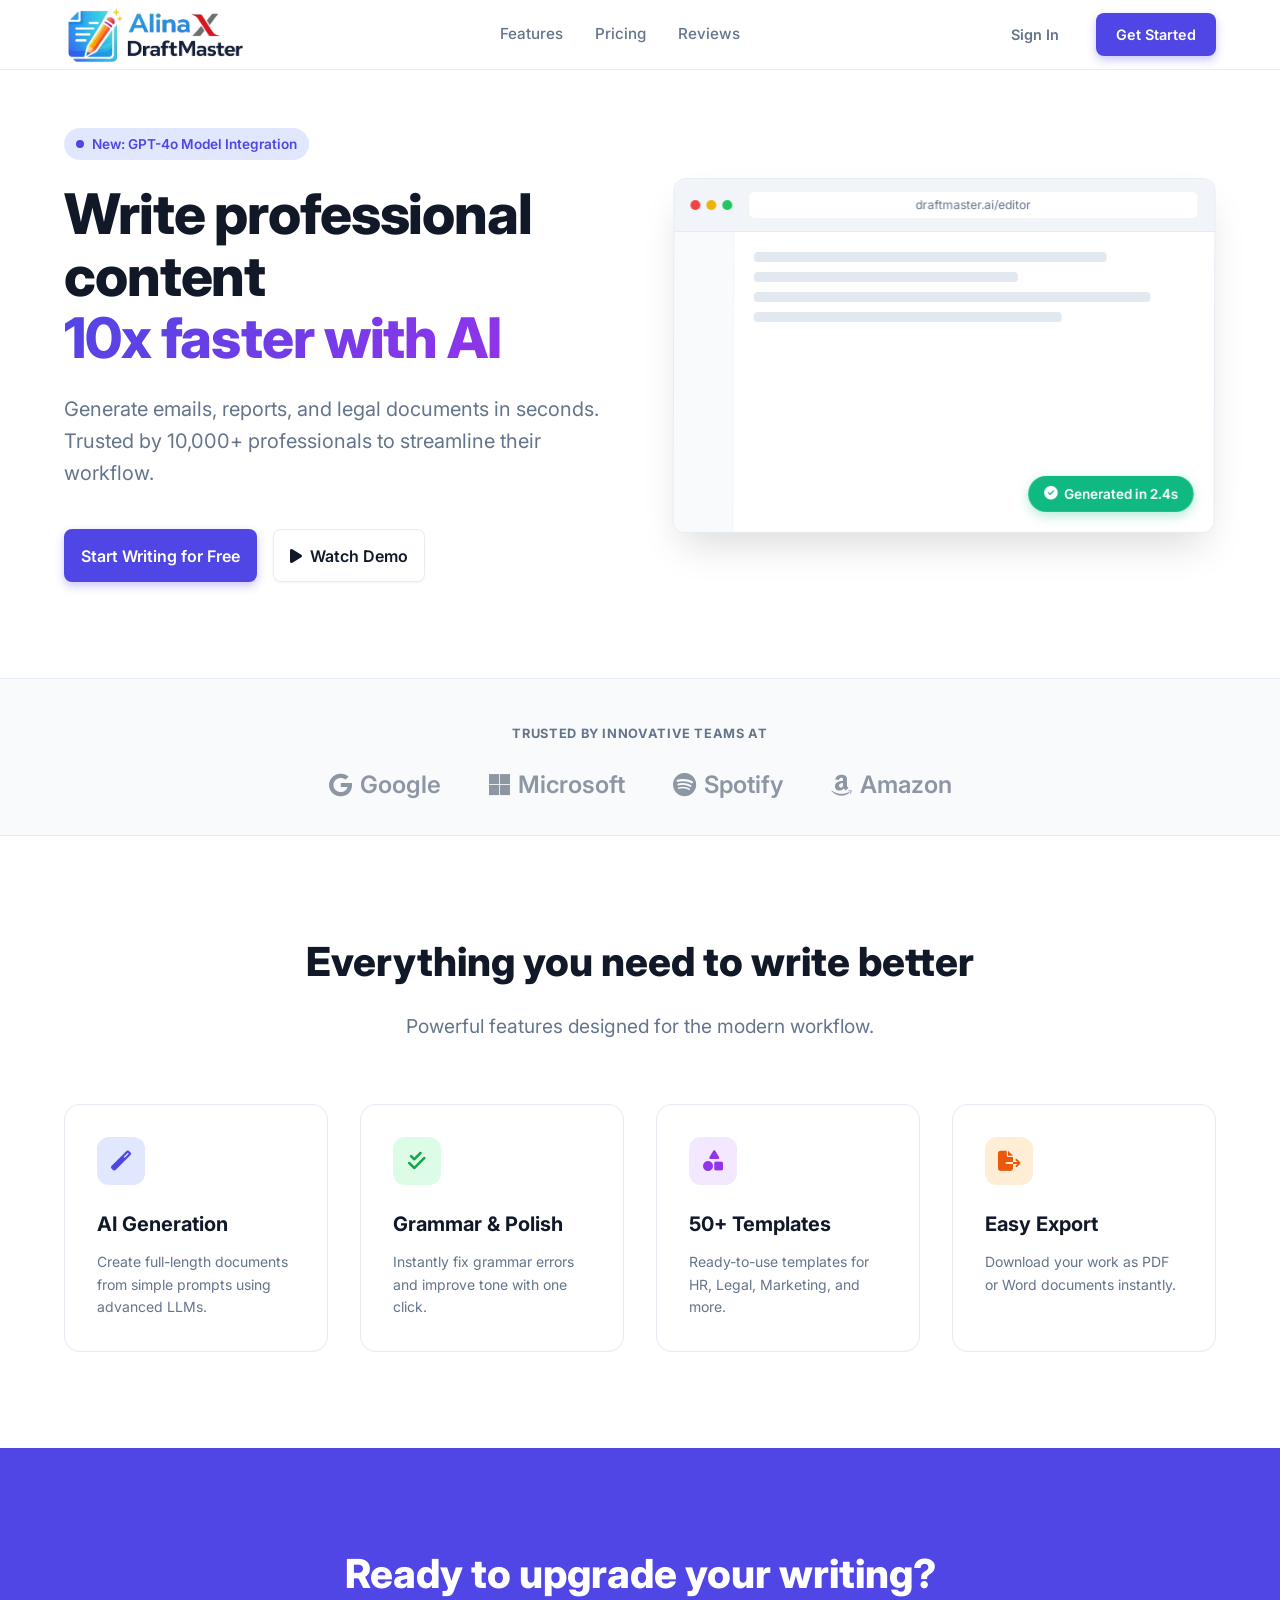
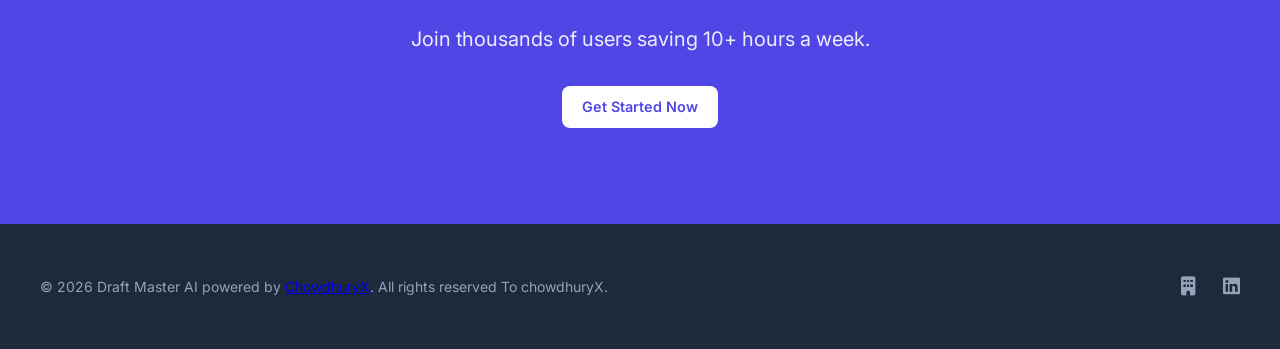
<file: templates/index.html>
<!DOCTYPE html>
<html lang="en">
<!-- Google tag (gtag.js) -->
<script async src="https://www.googletagmanager.com/gtag/js?id=G-VPY323M5MD"></script>
<script>
    window.dataLayer = window.dataLayer || [];
    function gtag(){dataLayer.push(arguments);}
    gtag('js', new Date());

    gtag('config', 'G-VPY323M5MD');
</script>
<head>
    <meta charset="UTF-8">
    <meta name="viewport" content="width=device-width, initial-scale=1.0">
    <title>Draft Master AI - Write 10x Faster</title>
    <link href="https://fonts.googleapis.com/css2?family=Inter:wght@400;500;600;700;800&display=swap" rel="stylesheet">
    <link rel="stylesheet" href="https://cdnjs.cloudflare.com/ajax/libs/font-awesome/6.4.0/css/all.min.css">
    <link rel="stylesheet" href="/static/css/style.css">
</head>
<body class="landing-page">

    <!-- Navigation -->
    <nav class="landing-nav">
        <div class="nav-container">
            <!-- Updated Logo: Changed from .jpeg to .png to match dashboard -->
            <a href="/" class="logo">
                <img src="/static/logo.png" alt="Draft Master Logo" style="height: 60px; border-radius: 6px;">
            </a>
            <div class="nav-links">
                <a href="#features">Features</a>
                <a href="#pricing">Pricing</a>
                <a href="#testimonials">Reviews</a>
            </div>
            <div class="nav-actions">
                <a href="/login" class="btn btn-ghost">Sign In</a>
                <a href="/signup" class="btn btn-primary">Get Started</a>
            </div>
        </div>
    </nav>

    <!-- Hero Section -->
    <section class="hero-section">
        <div class="hero-content">
            <div class="hero-badge">
                <span class="badge-dot"></span>
                <span>New: GPT-4o Model Integration</span>
            </div>
            <h1 class="hero-title">
                Write professional content <br>
                <span class="gradient-text">10x faster with AI</span>
            </h1>
            <p class="hero-subtitle">
                Generate emails, reports, and legal documents in seconds. 
                Trusted by 10,000+ professionals to streamline their workflow.
            </p>
            <div class="hero-cta">
                <a href="/signup" class="btn btn-primary btn-lg">Start Writing for Free</a>
                <a href="#" class="btn btn-outline btn-lg"><i class="fas fa-play"></i> Watch Demo</a>
            </div>
        </div>

        <div class="hero-preview">
            <div class="preview-window">
                <div class="window-header">
                    <div class="dots"><span></span><span></span><span></span></div>
                    <div class="address-bar">draftmaster.ai/editor</div>
                </div>
                <div class="window-content">
                    <div class="fake-sidebar"></div>
                    <div class="fake-editor">
                        <div class="fake-line width-80"></div>
                        <div class="fake-line width-60"></div>
                        <div class="fake-line width-90"></div>
                        <div class="fake-line width-70"></div>
                        <div class="floating-badge">
                            <i class="fas fa-check-circle"></i> Generated in 2.4s
                        </div>
                    </div>
                </div>
            </div>
        </div>
    </section>

    <!-- Trusted By -->
    <section class="trusted-section">
        <p>TRUSTED BY INNOVATIVE TEAMS AT</p>
        <div class="logos-grid">
            <div class="logo-item"><i class="fab fa-google"></i> Google</div>
            <div class="logo-item"><i class="fab fa-microsoft"></i> Microsoft</div>
            <div class="logo-item"><i class="fab fa-spotify"></i> Spotify</div>
            <div class="logo-item"><i class="fab fa-amazon"></i> Amazon</div>
        </div>
    </section>

    <!-- Features -->
    <section class="features-section" id="features">
        <div class="section-header">
            <h2>Everything you need to write better</h2>
            <p>Powerful features designed for the modern workflow.</p>
        </div>
        <div class="features-grid">
            <div class="feature-card">
                <div class="icon-box blue"><i class="fas fa-magic"></i></div>
                <h3>AI Generation</h3>
                <p>Create full-length documents from simple prompts using advanced LLMs.</p>
            </div>
            <div class="feature-card">
                <div class="icon-box green"><i class="fas fa-check-double"></i></div>
                <h3>Grammar & Polish</h3>
                <p>Instantly fix grammar errors and improve tone with one click.</p>
            </div>
            <div class="feature-card">
                <div class="icon-box purple"><i class="fas fa-shapes"></i></div>
                <h3>50+ Templates</h3>
                <p>Ready-to-use templates for HR, Legal, Marketing, and more.</p>
            </div>
            <div class="feature-card">
                <div class="icon-box orange"><i class="fas fa-file-export"></i></div>
                <h3>Easy Export</h3>
                <p>Download your work as PDF or Word documents instantly.</p>
            </div>
        </div>
    </section>

    <!-- CTA -->
    <section class="cta-section">
        <h2>Ready to upgrade your writing?</h2>
        <p>Join thousands of users saving 10+ hours a week.</p>
        <a href="/signup" class="btn btn-white">Get Started Now</a>
    </section>

    <footer class="main-footer">
        <div class="footer-bottom">
            <span>&copy; 2026 Draft Master AI powered by <a href="https://chowdhuryx.com/"><b></b>ChowdhuryX</b></a>. All rights reserved To chowdhuryX.</span>
            <div class="social-icons">
                <a href="https://chowdhuryx.com/"><i class="fa fa-building" aria-hidden="true"></i></a>
                <a href="https://www.linkedin.com/company/chowdhuryx/posts/?feedView=all"><i class="fab fa-linkedin"></i></a>
            </div>
        </div>
    </footer>

</body>
</html>
</file>
<file: static/css/style.css>
:root {
    /* Brand Colors */
    --primary: #4f46e5;       /* Indigo 600 */
    --primary-hover: #4338ca;
    --primary-subtle: #e0e7ff;
    
    /* Neutral / Surface Colors */
    --bg-app: #f8fafc;
    --bg-paper: #ffffff;
    --bg-sidebar-glass: rgba(15, 23, 42, 0.75);
    --bg-surface-glass: rgba(255, 255, 255, 0.65);
    
    /* Text Colors */
    --text-main: #111827;     /* Gray 900 */
    --text-muted: #64748b;    /* Slate 500 */
    --text-sidebar: #94a3b8;
    --text-sidebar-hover: #ffffff;

    /* Borders & Shadows */
    --border: rgba(226, 232, 240, 0.8);
    --border-light: rgba(255, 255, 255, 0.1);
    --border-focus: #6366f1;
    
    /* Modern Shadows */
    --shadow-sm: 0 1px 2px 0 rgba(0, 0, 0, 0.05);
    --shadow-md: 0 4px 6px -1px rgba(0, 0, 0, 0.1);
    --shadow-lg: 0 10px 15px -3px rgba(0, 0, 0, 0.1);
    --shadow-glass: 0 8px 32px 0 rgba(31, 38, 135, 0.07);
    --shadow-paper: 0 25px 50px -12px rgba(0, 0, 0, 0.15);

    /* Spacing */
    --header-height: 64px;
    --container-width: 1200px;
}

* { box-sizing: border-box; }

/* Custom Scrollbar */
::-webkit-scrollbar { width: 8px; height: 8px; }
::-webkit-scrollbar-track { background: transparent; }
::-webkit-scrollbar-thumb { background: rgba(148, 163, 184, 0.5); border-radius: 4px; }
::-webkit-scrollbar-thumb:hover { background: rgba(148, 163, 184, 0.8); }

body {
    margin: 0;
    font-family: 'Inter', system-ui, -apple-system, sans-serif;
    color: var(--text-main);
    font-size: 14px;
    line-height: 1.5;
    -webkit-font-smoothing: antialiased;
}

/* --- BACKGROUNDS LOGIC --- */
/* Dashboard (Default) Background: Dark Radial */
body:not(.landing-page):not(.auth-page) {
    background: radial-gradient(at 0% 0%, hsla(253,16%,7%,1) 0, transparent 50%), 
                radial-gradient(at 50% 0%, hsla(225,39%,30%,1) 0, transparent 50%), 
                radial-gradient(at 100% 0%, hsla(339,49%,30%,1) 0, transparent 50%);
    background-color: #0f172a; 
    height: 100vh;
    overflow: hidden; 
}

/* Landing Page Background: White/Light */
body.landing-page {
    background: #ffffff;
    overflow-y: auto !important;
    height: auto !important;
}

/* Auth Page Background: Light Radial */
body.auth-page {
    display: flex;
    align-items: center;
    justify-content: center;
    min-height: 100vh;
    background: radial-gradient(circle at top right, #e0e7ff, #f3f4f6 50%, #dbeafe 100%);
    padding: 1.5rem;
}

/* =========================================
   1. LANDING PAGE STYLES
   ========================================= */

.landing-nav {
    position: fixed;
    top: 0;
    width: 100%;
    background: rgba(255, 255, 255, 0.9);
    backdrop-filter: blur(12px);
    border-bottom: 1px solid var(--border);
    z-index: 1000;
    height: 70px;
    display: flex;
    align-items: center;
}

.nav-container {
    width: 100%;
    max-width: var(--container-width);
    margin: 0 auto;
    padding: 0 1.5rem;
    display: flex;
    justify-content: space-between;
    align-items: center;
}

.nav-container .logo {
    display: flex;
    align-items: center;
    gap: 10px;
    font-weight: 700;
    font-size: 1.25rem;
    color: var(--text-main);
    text-decoration: none;
}

.nav-links { display: flex; gap: 2rem; }

.nav-links a {
    text-decoration: none;
    color: var(--text-muted);
    font-weight: 500;
    font-size: 0.95rem;
    transition: color 0.2s;
}
.nav-links a:hover { color: var(--primary); }

.nav-actions { display: flex; gap: 1rem; align-items: center; }

/* Hero Section */
.hero-section {
    padding: 8rem 1.5rem 6rem 1.5rem;
    max-width: var(--container-width);
    margin: 0 auto;
    display: grid;
    grid-template-columns: 1fr 1fr;
    gap: 4rem;
    align-items: center;
}

.hero-content { max-width: 600px; }

.hero-badge {
    display: inline-flex;
    align-items: center;
    gap: 8px;
    padding: 6px 12px;
    background: var(--primary-subtle);
    color: var(--primary);
    border-radius: 20px;
    font-size: 0.85rem;
    font-weight: 600;
    margin-bottom: 1.5rem;
}

.badge-dot { width: 8px; height: 8px; background: var(--primary); border-radius: 50%; }

.hero-title {
    font-size: 3.5rem;
    line-height: 1.1;
    font-weight: 800;
    color: #111827;
    margin: 0 0 1.5rem 0;
    letter-spacing: -0.02em;
}

.gradient-text {
    background: linear-gradient(135deg, var(--primary) 0%, #9333ea 100%);
    -webkit-background-clip: text;
    -webkit-text-fill-color: transparent;
}

.hero-subtitle {
    font-size: 1.25rem;
    color: var(--text-muted);
    margin-bottom: 2.5rem;
    line-height: 1.6;
}

.hero-cta { display: flex; gap: 1rem; }

/* Hero Preview Window */
.hero-preview { position: relative; z-index: 1; }

.preview-window {
    background: white;
    border-radius: 12px;
    box-shadow: 0 20px 40px -10px rgba(0,0,0,0.15);
    border: 1px solid var(--border);
    overflow: hidden;
    transform: rotateY(-5deg) rotateX(2deg);
    transition: transform 0.3s ease;
}
.preview-window:hover { transform: none; }

.window-header {
    background: #f1f5f9;
    padding: 12px 16px;
    border-bottom: 1px solid var(--border);
    display: flex;
    align-items: center;
    gap: 16px;
}

.dots { display: flex; gap: 6px; }
.dots span { width: 10px; height: 10px; border-radius: 50%; background: #cbd5e1; }
.dots span:nth-child(1) { background: #ef4444; }
.dots span:nth-child(2) { background: #eab308; }
.dots span:nth-child(3) { background: #22c55e; }

.address-bar {
    background: white;
    padding: 4px 12px;
    border-radius: 6px;
    font-size: 0.75rem;
    color: var(--text-muted);
    flex: 1;
    text-align: center;
    border: 1px solid rgba(0,0,0,0.05);
}

.window-content { display: flex; height: 300px; background: white; }
.fake-sidebar { width: 60px; border-right: 1px solid #f1f5f9; background: #f8fafc; }
.fake-editor { flex: 1; padding: 20px; position: relative; }
.fake-line { height: 10px; background: #e2e8f0; border-radius: 4px; margin-bottom: 10px; }
.width-80 { width: 80%; }
.width-60 { width: 60%; }
.width-90 { width: 90%; }
.width-70 { width: 70%; }

.floating-badge {
    position: absolute; bottom: 20px; right: 20px;
    background: #10b981; color: white; padding: 8px 16px;
    border-radius: 20px; font-size: 0.85rem; font-weight: 600;
    box-shadow: 0 4px 12px rgba(16, 185, 129, 0.3);
    display: flex; align-items: center; gap: 6px;
    animation: float 3s ease-in-out infinite;
}

@keyframes float {
    0%, 100% { transform: translateY(0); }
    50% { transform: translateY(-5px); }
}

/* Landing Features & Footer */
.trusted-section {
    text-align: center; 
    padding: 2rem 1.5rem;
    background: #f8fafc; border-top: 1px solid var(--border);
    border-bottom: 1px solid var(--border);
}
.trusted-section p { font-size: 0.8rem; font-weight: 700; color: var(--text-muted); margin-bottom: 1.5rem; letter-spacing: 0.05em; }

.logos-grid { display: flex; justify-content: center; gap: 3rem; flex-wrap: wrap; opacity: 0.6; }
.logo-item { font-size: 1.5rem; font-weight: 600; color: #475569; display: flex; align-items: center; gap: 8px; }

.features-section { max-width: var(--container-width); margin: 0 auto; padding: 6rem 1.5rem; }
.section-header { text-align: center; margin-bottom: 4rem; }
.section-header h2 { font-size: 2.5rem; font-weight: 800; margin: 0 0 1rem 0; color: var(--text-main); }
.section-header p { font-size: 1.2rem; color: var(--text-muted); }

.features-grid { display: grid; grid-template-columns: repeat(auto-fit, minmax(240px, 1fr)); gap: 2rem; }

.feature-card {
    background: white; padding: 2rem; border-radius: 16px;
    border: 1px solid var(--border); transition: transform 0.2s;
}
.feature-card:hover { transform: translateY(-5px); box-shadow: var(--shadow-lg); border-color: var(--primary-subtle); }

.icon-box {
    width: 48px; height: 48px; border-radius: 12px;
    display: flex; align-items: center; justify-content: center;
    font-size: 1.25rem; margin-bottom: 1.5rem;
}
.icon-box.blue { background: #e0e7ff; color: #4f46e5; }
.icon-box.green { background: #dcfce7; color: #16a34a; }
.icon-box.purple { background: #f3e8ff; color: #9333ea; }
.icon-box.orange { background: #ffedd5; color: #ea580c; }

.feature-card h3 { margin: 0 0 0.75rem 0; font-size: 1.25rem; }
.feature-card p { margin: 0; color: var(--text-muted); line-height: 1.6; }

.cta-section { background: var(--primary); color: white; text-align: center; padding: 6rem 1.5rem; }
.cta-section h2 { font-size: 2.5rem; font-weight: 800; margin: 0 0 1rem 0; }
.cta-section p { font-size: 1.25rem; margin-bottom: 2rem; opacity: 0.9; }

.btn-white {
    background: white; color: var(--primary); padding: 1rem 2rem;
    font-size: 1.1rem; border-radius: 8px; font-weight: 700;
    text-decoration: none; display: inline-block; transition: transform 0.2s;
}
.btn-white:hover { transform: translateY(-2px); box-shadow: 0 10px 20px rgba(0,0,0,0.2); }

.main-footer { background: #1e293b; color: #94a3b8; padding: 3rem 1.5rem; text-align: center; }
.footer-bottom { max-width: var(--container-width); margin: 0 auto; display: flex; justify-content: space-between; align-items: center; }
.social-icons a { color: #94a3b8; margin-left: 1.5rem; font-size: 1.2rem; transition: color 0.2s; }
.social-icons a:hover { color: white; }


/* =========================================
   2. AUTH / LOGIN PAGE STYLES
   ========================================= */

.auth-wrapper {
    width: 100%; max-width: 440px; display: flex; flex-direction: column;
    align-items: center; gap: 1.5rem; margin: auto;
}

.auth-card {
    background: rgba(255, 255, 255, 0.8); backdrop-filter: blur(20px);
    -webkit-backdrop-filter: blur(20px); padding: 2.5rem; border-radius: 24px;
    box-shadow: 0 20px 40px rgba(0,0,0,0.08); border: 1px solid rgba(255,255,255,0.8);
    width: 100%; animation: dashboardEntry 0.5s cubic-bezier(0.2, 0.8, 0.2, 1);
}

.auth-header-logo { text-align: center; margin-bottom: 2rem; }
.logo-container { display: inline-flex; align-items: center; gap: 12px; text-decoration: none; }
.brand-logo { height: 42px; width: auto; border-radius: 8px; }
.brand-name { font-size: 1.5rem; font-weight: 800; color: var(--text-main); letter-spacing: -0.02em; }

.auth-tabs-container { background: rgba(0,0,0,0.04); padding: 4px; border-radius: 12px; margin-bottom: 2rem; }
.auth-tabs { display: grid; grid-template-columns: 1fr 1fr; gap: 4px; }
.auth-tab {
    background: transparent; border: none; padding: 10px; font-size: 0.95rem;
    font-weight: 600; color: var(--text-muted); border-radius: 8px;
    cursor: pointer; transition: all 0.2s;
}
.auth-tab.active { background: white; color: var(--primary); box-shadow: 0 2px 8px rgba(0,0,0,0.05); }

.form-intro { text-align: center; margin-bottom: 1.5rem; }
.form-intro h2 { margin: 0 0 0.5rem 0; font-size: 1.5rem; font-weight: 700; }
.form-intro p { margin: 0; color: var(--text-muted); }

.form-group { margin-bottom: 1.25rem; }
.form-label { display: block; font-size: 0.85rem; font-weight: 600; color: #374151; margin-bottom: 0.5rem; }
.label-row { display: flex; justify-content: space-between; align-items: center; margin-bottom: 0.5rem; }
.link-sm { font-size: 0.85rem; color: var(--primary); text-decoration: none; font-weight: 500; }

.input-wrapper { position: relative; }
.input-icon { position: absolute; left: 14px; top: 50%; transform: translateY(-50%); color: #9ca3af; }
.input-control {
    width: 100%; padding: 12px 16px; border: 1px solid #e2e8f0; border-radius: 10px;
    font-size: 0.95rem; transition: all 0.2s; background: rgba(255,255,255,0.9);
}
.input-control.with-icon { padding-left: 42px; }
.input-control:focus { outline: none; border-color: var(--primary); box-shadow: 0 0 0 4px var(--primary-subtle); background: white; }

.btn-full { width: 100%; padding: 12px; border-radius: 10px; font-size: 1rem; }
.btn-ghost { background: transparent; color: var(--text-muted); padding: 8px 16px; font-weight: 600; text-decoration: none; }
.btn-ghost:hover { background: rgba(0,0,0,0.05); color: var(--text-main); }

.auth-divider { text-align: center; margin: 1.5rem 0; position: relative; }
.auth-divider::before { content: ''; position: absolute; left: 0; top: 50%; width: 100%; height: 1px; background: #e2e8f0; }
.auth-divider span { background: white; padding: 0 10px; font-size: 0.75rem; color: #94a3b8; font-weight: 600; position: relative; z-index: 1; }

.social-login-grid { display: grid; grid-template-columns: 1fr 1fr; gap: 1rem; margin-bottom: 1.5rem; }
.auth-footer { text-align: center; font-size: 0.9rem; color: var(--text-muted); }
.auth-link { color: var(--primary); text-decoration: none; font-weight: 600; }
.copyright-text { text-align: center; color: #94a3b8; font-size: 0.8rem; margin-top: 1rem; }
.demo-badge { background: #fef3c7; color: #d97706; padding: 10px; border-radius: 8px; font-size: 0.85rem; text-align: center; margin-top: 1rem; border: 1px solid #fde68a; }

.error-banner {
    background: #fef2f2; border: 1px solid #fee2e2; color: #ef4444;
    padding: 12px; border-radius: 8px; margin-bottom: 1.5rem;
    display: flex; align-items: center; gap: 8px; font-size: 0.9rem;
}


/* =========================================
   3. DASHBOARD STYLES
   ========================================= */

.app-layout {
    display: flex; height: 100vh; width: 100vw;
    background: rgba(248, 250, 252, 0.85); 
    backdrop-filter: blur(60px); overflow: hidden;
}

/* Sidebar */
.sidebar {
    width: 260px; background: rgba(15, 23, 42, 0.95);
    backdrop-filter: blur(20px); -webkit-backdrop-filter: blur(20px);
    color: var(--text-sidebar); display: flex; flex-direction: column;
    border-right: 1px solid rgba(255,255,255,0.05); flex-shrink: 0;
    transition: transform 0.3s cubic-bezier(0.4, 0, 0.2, 1); z-index: 50;
}

.sidebar-header {
    height: var(--header-height); display: flex; align-items: center;
    justify-content: space-between; padding: 0 1.5rem;
    border-bottom: 1px solid rgba(255,255,255,0.05);
    background: #ffffff; color: var(--text-main);
}

.brand-item { display: flex; align-items: center; gap: 12px; }
.sidebar-logo { height: 36px; width: auto; border-radius: 4px; }

.sidebar-nav { flex: 1; padding: 2rem 1rem; overflow-y: auto; }
.nav-section { margin-bottom: 2rem; }
.nav-label {
    text-transform: uppercase; font-size: 0.7rem; font-weight: 800;
    letter-spacing: 0.1em; color: #475569; margin-bottom: 0.8rem; padding-left: 1rem;
}

.nav-item {
    display: flex; align-items: center; width: 100%; padding: 0.75rem 1rem;
    background: transparent; border: 1px solid transparent; color: var(--text-sidebar);
    cursor: pointer; border-radius: 10px; font-size: 0.9rem; font-weight: 500;
    transition: all 0.25s ease; text-align: left; gap: 12px; margin-bottom: 4px;
    position: relative; overflow: hidden;
}
.nav-item:hover { background: rgba(255,255,255,0.06); color: var(--text-sidebar-hover); padding-left: 1.25rem; }
.nav-item.active {
    background: rgba(79, 70, 229, 0.15); color: #818cf8;
    border: 1px solid rgba(79, 70, 229, 0.3); font-weight: 600;
}
.nav-item.active::before {
    content: ''; position: absolute; left: 0; top: 50%; transform: translateY(-50%);
    height: 50%; width: 3px; background: #818cf8; border-radius: 0 4px 4px 0;
    box-shadow: 0 0 8px #818cf8;
}

.user-profile-section {
    padding: 1rem; margin: 1rem; border-radius: 12px;
    background: rgba(255,255,255,0.03); border: 1px solid rgba(255,255,255,0.05);
    display: flex; align-items: center; gap: 12px; transition: background 0.2s;
}
.user-profile-section:hover { background: rgba(255,255,255,0.06); }
.user-avatar {
    width: 36px; height: 36px; background: linear-gradient(135deg, #4f46e5, #9333ea);
    color: white; border-radius: 8px; display: flex; align-items: center;
    justify-content: center; font-weight: 700; font-size: 0.95rem;
}
.user-info { flex: 1; overflow: hidden; }
.user-name { color: white; font-weight: 600; font-size: 0.9rem; }
.user-plan { font-size: 0.75rem; color: #94a3b8; }
.logout-btn { background: transparent; border: none; color: #64748b; cursor: pointer; padding: 6px; transition: color 0.2s; }
.logout-btn:hover { color: #ef4444; }

/* Main Content Area */
.main-content {
    flex: 1; display: flex; flex-direction: column; background: transparent; 
    position: relative; overflow: hidden; height: 100vh;
}

/* Top Bar */
.top-bar {
    height: var(--header-height); background: rgba(255, 255, 255, 0.8);
    backdrop-filter: blur(12px); border-bottom: 1px solid var(--border);
    display: flex; align-items: center; justify-content: space-between;
    padding: 0 2rem; flex-shrink: 0; z-index: 40;
}
.top-bar-left, .top-bar-right { display: flex; align-items: center; gap: 1rem; }
.breadcrumbs { display: flex; align-items: center; gap: 10px; font-size: 0.9rem; }
.crumb-muted { color: var(--text-muted); }
.crumb-sep { color: var(--border); }
.crumb-active { color: var(--text-main); font-weight: 600; background: rgba(0,0,0,0.04); padding: 4px 10px; border-radius: 6px; }

/* Shared Buttons (Used in both Dashboard & Landing) */
.btn {
    display: inline-flex; align-items: center; justify-content: center; gap: 8px;
    padding: 0.6rem 1.2rem; border-radius: 8px; font-size: 0.9rem; font-weight: 600;
    cursor: pointer; transition: all 0.2s cubic-bezier(0.4, 0, 0.2, 1);
    white-space: nowrap; border: 1px solid transparent; text-decoration: none;
}
.btn-primary { background: var(--primary); color: white; box-shadow: 0 4px 10px rgba(79, 70, 229, 0.3); }
.btn-primary:hover { background: var(--primary-hover); transform: translateY(-2px); box-shadow: 0 8px 20px rgba(79, 70, 229, 0.4); }
.btn-outline { background: rgba(255,255,255,0.8); border-color: var(--border); color: var(--text-main); box-shadow: var(--shadow-sm); }
.btn-outline:hover { background: white; border-color: #cbd5e1; transform: translateY(-1px); box-shadow: var(--shadow-md); }
.btn-block { width: 100%; }
.btn-lg { padding: 0.85rem 1rem; font-size: 1rem; }
.icon-btn { background: transparent; border: none; color: var(--text-muted); font-size: 1.2rem; cursor: pointer; padding: 8px; border-radius: 50%; transition: all 0.2s; }
.icon-btn:hover { background: rgba(0,0,0,0.05); color: var(--text-main); }

/* Workspace Grid */
.workspace { display: flex; flex: 1; overflow: hidden; position: relative; }

/* Config Panel */
.config-panel {
    width: 340px; background: rgba(255,255,255,0.6); 
    border-right: 1px solid var(--border); display: flex; flex-direction: column;
    flex-shrink: 0; z-index: 40; transition: transform 0.3s cubic-bezier(0.4, 0, 0.2, 1);
}
.config-scroll-area { flex: 1; overflow-y: auto; padding: 2rem 1.5rem; }
.config-section { margin-bottom: 2.5rem; padding-bottom: 1.5rem; border-bottom: 1px solid rgba(0,0,0,0.04); }
.config-section:last-child { border-bottom: none; }
.config-heading {
    font-size: 0.75rem; text-transform: uppercase; color: var(--primary);
    font-weight: 800; letter-spacing: 0.05em; margin: 0 0 1.25rem 0;
    display: flex; align-items: center; gap: 8px;
}
.label-sm { display: block; font-size: 0.85rem; font-weight: 600; color: #374151; margin-bottom: 0.5rem; }

/* Modern Inputs */
.form-input, .form-select, .form-textarea {
    width: 100%; padding: 0.8rem 1rem; border: 1px solid rgba(200, 200, 200, 0.5);
    border-radius: 8px; font-size: 0.9rem; font-family: inherit; color: var(--text-main);
    background: rgba(255, 255, 255, 0.8); transition: all 0.2s cubic-bezier(0.4, 0, 0.2, 1);
    box-shadow: 0 2px 5px rgba(0,0,0,0.02);
}
.form-input:hover, .form-select:hover, .form-textarea:hover { background: white; border-color: #94a3b8; }
.form-input:focus, .form-select:focus, .form-textarea:focus {
    outline: none; border-color: var(--primary); background: white;
    box-shadow: 0 0 0 4px rgba(79, 70, 229, 0.15); transform: translateY(-1px);
}
.form-textarea { min-height: 140px; resize: vertical; line-height: 1.6; }

.select-wrapper { position: relative; }
.form-select { appearance: none; padding-right: 2.5rem; cursor: pointer; }
.select-arrow { position: absolute; right: 12px; top: 50%; transform: translateY(-50%); pointer-events: none; font-size: 0.75rem; color: var(--text-muted); }

.form-group { margin-bottom: 1.25rem; }
.form-group.disabled { opacity: 0.5; pointer-events: none; }
.form-row { display: grid; grid-template-columns: 1fr 1fr; gap: 1rem; }
.config-footer { padding: 1.5rem; border-top: 1px solid var(--border); background: rgba(255,255,255,0.8); backdrop-filter: blur(5px); }

/* Editor Area */
.editor-area { flex: 1; display: flex; flex-direction: column; background: transparent; position: relative; overflow: hidden; }
.editor-toolbar {
    height: 56px; background: rgba(255, 255, 255, 0.6); border-bottom: 1px solid rgba(0,0,0,0.03);
    display: flex; align-items: center; padding: 0 1rem; gap: 0.5rem; justify-content: center; z-index: 10;
}
.toolbar-group { display: flex; gap: 0.5rem; background: white; padding: 4px; border-radius: 8px; box-shadow: var(--shadow-sm); border: 1px solid var(--border); }
.tool-btn {
    background: transparent; border: none; color: #4b5563; padding: 6px 12px;
    border-radius: 6px; font-size: 0.85rem; font-weight: 500; cursor: pointer;
    display: flex; align-items: center; gap: 6px; transition: all 0.2s;
}
.tool-btn:hover { background: #f3f4f6; color: var(--text-main); }
.tool-btn.primary-text { color: var(--primary); font-weight: 700; background: white; box-shadow: var(--shadow-sm); border: 1px solid rgba(79, 70, 229, 0.2); }
.tool-btn.primary-text:hover { transform: translateY(-1px); box-shadow: var(--shadow-md); color: var(--primary-hover); }

.paper-container { flex: 1; overflow-y: auto; padding: 3rem; display: flex; justify-content: center; }
.paper {
    width: 100%; max-width: 820px; background: var(--bg-paper); min-height: 1000px;
    box-shadow: var(--shadow-paper); padding: 5rem 6rem; margin-bottom: 4rem;
    border-radius: 4px; position: relative; transition: transform 0.3s ease;
}
.paper-content {
    width: 100%; height: 100%; border: none; resize: none; outline: none;
    font-family: 'Georgia', serif; font-size: 1.15rem; line-height: 1.8;
    color: #1f2937; background: transparent;
}

/* Other Views (History/Templates) */
.view-container { padding: 3rem 4rem; overflow-y: auto; height: 100%; flex: 1; }
.view-header { margin-bottom: 3rem; max-width: 800px; animation: dashboardEntry 0.6s ease-out; }
.view-header h2 { font-size: 2.2rem; margin: 0 0 0.5rem 0; font-weight: 800; letter-spacing: -0.02em; background: -webkit-linear-gradient(0deg, #1e293b, #475569); -webkit-background-clip: text; -webkit-text-fill-color: transparent;}
.view-header p { color: var(--text-muted); font-size: 1.1rem; }

.grid-layout { display: grid; grid-template-columns: repeat(auto-fill, minmax(300px, 1fr)); gap: 2rem; padding-bottom: 4rem; }
.list-layout { display: flex; flex-direction: column; gap: 1.25rem; max-width: 900px; }

.draft-card { 
    background: rgba(255,255,255,0.7); border: 1px solid rgba(255,255,255,0.6);
    backdrop-filter: blur(10px); border-radius: 16px; padding: 1.5rem;
    cursor: pointer; transition: all 0.3s ease; box-shadow: var(--shadow-sm);
}
.draft-card:hover { transform: translateY(-5px) scale(1.01); box-shadow: 0 15px 30px rgba(0,0,0,0.08); border-color: var(--primary-subtle); background: white; }

/* Utilities */
.hidden { display: none !important; }
.mobile-only { display: none !important; }
.desktop-only { display: inline-block !important; }

/* Toast */
.toast {
    position: fixed; bottom: 30px; right: 30px;
    background: rgba(15, 23, 42, 0.9); backdrop-filter: blur(12px);
    color: white; padding: 14px 28px; border-radius: 12px;
    font-size: 0.95rem; font-weight: 500;
    box-shadow: 0 20px 25px -5px rgba(0, 0, 0, 0.2);
    z-index: 100; opacity: 0; transform: translateY(20px);
    transition: all 0.3s cubic-bezier(0.4, 0, 0.2, 1);
    pointer-events: none; border: 1px solid rgba(255,255,255,0.1);
}

/* Animations */
@keyframes dashboardEntry {
    0% { opacity: 0; transform: scale(0.96) translateY(15px); filter: blur(8px); }
    100% { opacity: 1; transform: scale(1) translateY(0); filter: blur(0); }
}

/* Responsive */
@media (max-width: 1024px) {
    .sidebar { position: fixed; left: 0; top: 0; bottom: 0; transform: translateX(-100%); box-shadow: 0 0 50px rgba(0,0,0,0.5); }
    .sidebar.open { transform: translateX(0); }
    .mobile-only { display: inline-flex !important; }
    .desktop-only { display: none !important; }
    .paper { padding: 4rem 3rem; }
    
    .mobile-close-btn { background: transparent; border: none; font-size: 1.2rem; color: #64748b; cursor: pointer; }
    
    /* Landing Responsive */
    .nav-links { display: none; }
    .hero-section { grid-template-columns: 1fr; text-align: center; padding-top: 6rem; gap: 2rem; }
    .hero-content { margin: 0 auto; }
    .hero-preview { display: none; }
    .hero-title { font-size: 2.5rem; }
    .hero-cta { justify-content: center; flex-direction: column; }
    .footer-bottom { flex-direction: column; gap: 1rem; }
}

@media (max-width: 768px) {
    .workspace { position: relative; }
    .config-panel {
        position: absolute; top: 0; left: 0; bottom: 0; width: 100%;
        transform: translateX(-100%); z-index: 60; border-right: none;
        background: rgba(255, 255, 255, 0.95); backdrop-filter: blur(20px);
    }
    .config-panel.mobile-visible { transform: translateX(0); }
    .panel-header-mobile { display: flex; justify-content: space-between; align-items: center; padding: 1rem 1.5rem; border-bottom: 1px solid var(--border); background: white; }
    .paper-container { padding: 1rem; }
    .paper { padding: 2.5rem 1.5rem; min-height: 80vh; width: 100%; border-radius: 8px; }
    .top-bar { padding: 0 1rem; }
    .view-container { padding: 2rem 1.5rem; }
}
</file>
